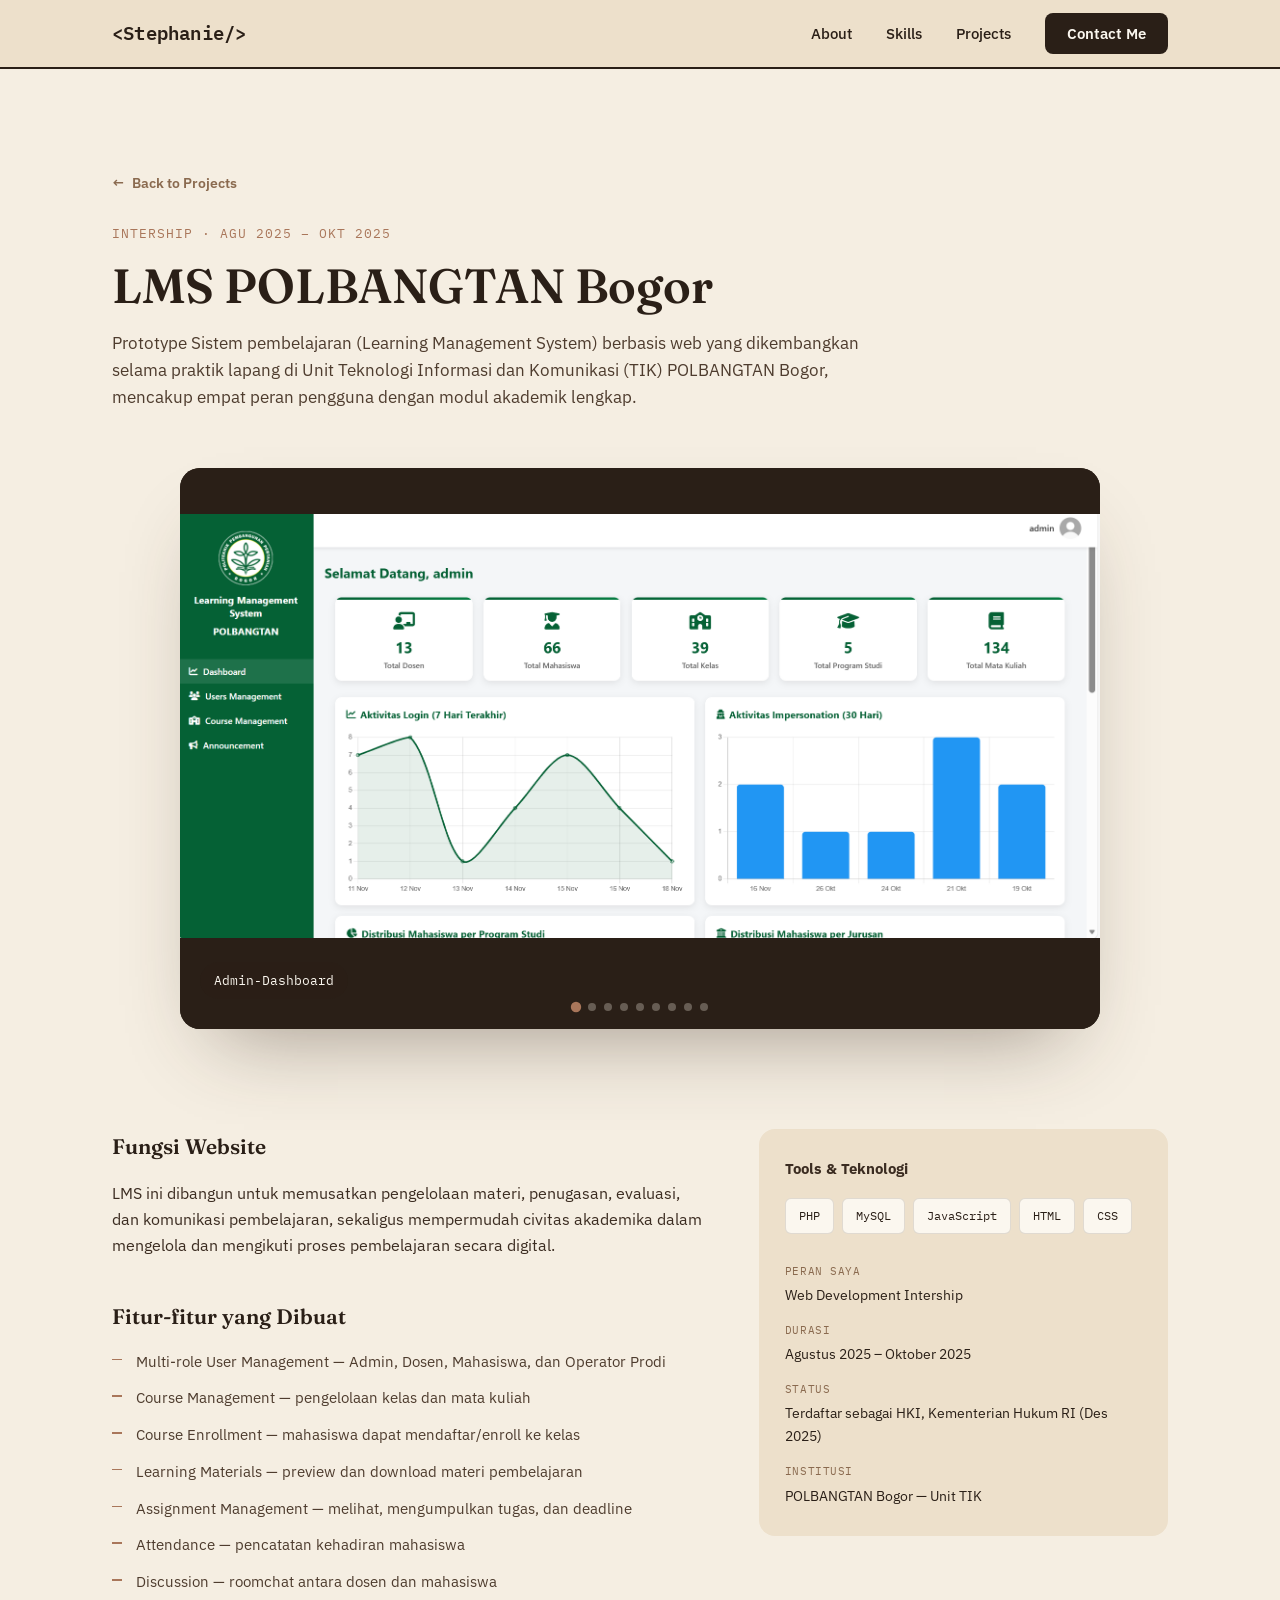
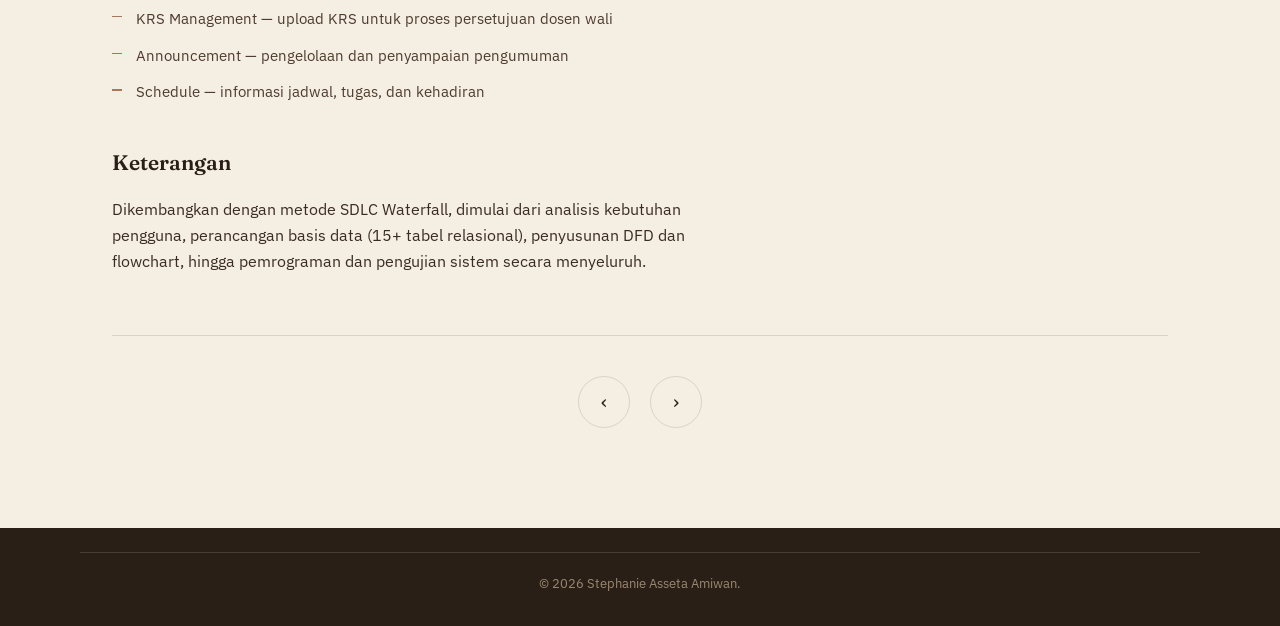
<file: project-lms.html>
<!doctype html>
<html lang="id">
  <head>
    <meta charset="UTF-8" />
    <meta name="viewport" content="width=device-width, initial-scale=1.0" />
    <title>LMS POLBANGTAN Bogor | Stephanie Asseta Amiwan</title>
    <meta
      name="description"
      content="Detail proyek Learning Management System POLBANGTAN Bogor."
    />

    <link rel="preconnect" href="https://fonts.googleapis.com" />
    <link rel="preconnect" href="https://fonts.gstatic.com" crossorigin />
    <link
      href="https://fonts.googleapis.com/css2?family=Fraunces:ital,opsz,wght@0,9..144,500;0,9..144,600;0,9..144,700;1,9..144,500&family=IBM+Plex+Sans:wght@400;500;600&family=IBM+Plex+Mono:wght@400;500&display=swap"
      rel="stylesheet"
    />
    <link rel="stylesheet" href="style.css" />
  </head>
  <body>
    <!-- ================= NAV ================= -->
    <nav class="nav" id="nav">
      <div class="nav-inner">
        <a href="index.html" class="nav-mark">&lt;Stephanie/&gt;</a>
        <button class="nav-toggle" id="navToggle" aria-label="Buka menu">
          <span></span><span></span><span></span>
        </button>
        <ul class="nav-links" id="navLinks">
          <li><a href="index.html#about">About</a></li>
          <li><a href="index.html#skills">Skills</a></li>
          <li><a href="index.html#projects">Projects</a></li>
          <li><a href="index.html#contact" class="nav-cta">Contact Me</a></li>
        </ul>
      </div>
    </nav>

    <main>
      <section class="section">
        <div class="section-inner">
          <a href="index.html#projects" class="detail-back"
            ><span aria-hidden="true">←</span> Back to Projects</a
          >

          <div class="detail-header">
            <p class="detail-kicker">Intership · Agu 2025 – Okt 2025</p>
            <h1 class="detail-title">LMS POLBANGTAN Bogor</h1>
            <p class="detail-summary">
              Prototype Sistem pembelajaran (Learning Management System)
              berbasis web yang dikembangkan selama praktik lapang di Unit
              Teknologi Informasi dan Komunikasi (TIK) POLBANGTAN Bogor,
              mencakup empat peran pengguna dengan modul akademik lengkap.
            </p>
          </div>

          <!-- ================= GALLERY ================= -->
          <div class="gallery">
            <div class="gallery-track" id="galleryTrack">
              <div class="gallery-slide active" data-caption="Admin-Dashboard">
                <img src="img/dashboard-adm.png" alt="Dashboard Admin LMS" />
              </div>

              <div class="gallery-slide" data-caption="Admin-Users Management">
                <img src="img/user-admin.png" alt="Kelola users" />
              </div>

              <div class="gallery-slide" data-caption="Admin-Course Management">
                <img src="img/course-admin.png" alt="Kelola course" />
              </div>

              <div
                class="gallery-slide"
                data-caption="Admin-Announcement Management"
              >
                <img src="img/announce-admin.png" alt="Kelola pengumuman" />
              </div>

              <div
                class="gallery-slide"
                data-caption="Mahasiswa-Enrollment Course"
              >
                <img src="img/enroll-mh.png" alt="enroll LMS" />
              </div>

              <div class="gallery-slide" data-caption="Mahasiswa-Course">
                <img src="img/course-mh.png" alt="course LMS" />
              </div>

              <div class="gallery-slide" data-caption="Mahasiswa-Materi">
                <img src="img/materi-mh.png" alt="Materi LMS" />
              </div>

              <div class="gallery-slide" data-caption="Mahasiswa-Presensi">
                <img src="img/absen-mh.png" alt="presensi LMS" />
              </div>

              <div
                class="gallery-slide"
                data-caption="Mahasiswa-Roomchat Diskusi"
              >
                <img src="img/chat-mh.png" alt="Diskusi LMS" />
              </div>
            </div>
            <button
              class="gallery-zone gallery-zone-prev"
              aria-label="Gambar sebelumnya"
            >
              <span class="gallery-arrow">‹</span>
            </button>

            <button
              class="gallery-zone gallery-zone-next"
              aria-label="Gambar berikutnya"
            >
              <span class="gallery-arrow">›</span>
            </button>

            <p class="gallery-caption">Dashboard Admin</p>

            <div class="gallery-dots"></div>
          </div>

          <!-- ================= CONTENT ================= -->
          <div class="detail-grid">
            <div>
              <div class="detail-block">
                <h3>Fungsi Website</h3>
                <p>
                  LMS ini dibangun untuk memusatkan pengelolaan materi,
                  penugasan, evaluasi, dan komunikasi pembelajaran, sekaligus
                  mempermudah civitas akademika dalam mengelola dan mengikuti
                  proses pembelajaran secara digital.
                </p>
              </div>

              <div class="detail-block">
                <h3>Fitur-fitur yang Dibuat</h3>
                <ul class="detail-feature-list">
                  <li>
                    Multi-role User Management — Admin, Dosen, Mahasiswa, dan
                    Operator Prodi
                  </li>
                  <li>Course Management — pengelolaan kelas dan mata kuliah</li>
                  <li>
                    Course Enrollment — mahasiswa dapat mendaftar/enroll ke
                    kelas
                  </li>
                  <li>
                    Learning Materials — preview dan download materi
                    pembelajaran
                  </li>
                  <li>
                    Assignment Management — melihat, mengumpulkan tugas, dan
                    deadline
                  </li>
                  <li>Attendance — pencatatan kehadiran mahasiswa</li>
                  <li>Discussion — roomchat antara dosen dan mahasiswa</li>
                  <li>
                    KRS Management — upload KRS untuk proses persetujuan dosen
                    wali
                  </li>
                  <li>Announcement — pengelolaan dan penyampaian pengumuman</li>
                  <li>Schedule — informasi jadwal, tugas, dan kehadiran</li>
                </ul>
              </div>

              <div class="detail-block">
                <h3>Keterangan</h3>
                <p>
                  Dikembangkan dengan metode SDLC Waterfall, dimulai dari
                  analisis kebutuhan pengguna, perancangan basis data (15+ tabel
                  relasional), penyusunan DFD dan flowchart, hingga pemrograman
                  dan pengujian sistem secara menyeluruh.
                </p>
              </div>
            </div>

            <aside class="detail-side">
              <h3>Tools &amp; Teknologi</h3>
              <div class="detail-tool-list">
                <span>PHP</span><span>MySQL</span><span>JavaScript</span
                ><span>HTML</span><span>CSS</span>
              </div>

              <div class="detail-meta">
                <div class="detail-meta-item">
                  <span>Peran Saya</span>
                  <p>Web Development Intership</p>
                </div>
                <div class="detail-meta-item">
                  <span>Durasi</span>
                  <p>Agustus 2025 – Oktober 2025</p>
                </div>
                <div class="detail-meta-item">
                  <span>Status</span>
                  <p>Terdaftar sebagai HKI, Kementerian Hukum RI (Des 2025)</p>
                </div>
                <div class="detail-meta-item">
                  <span>Institusi</span>
                  <p>POLBANGTAN Bogor — Unit TIK</p>
                </div>
              </div>
            </aside>
          </div>


<div class="detail-nav">
            <a href="project-taskly.html" class="detail-nav-link" aria-label="Proyek sebelumnya: Taskly">‹</a>
            <a href="project-tiktok.html" class="detail-nav-link" aria-label="Proyek selanjutnya: Prediksi Popularitas TikTok">›</a>
          </div>
        </div>
      </section>
    </main>
 

    <footer class="footer">
      <div class="section-inner footer-inner">
        <p>© 2026 Stephanie Asseta Amiwan.</p>
      </div>
    </footer>

    <script src="script.js"></script>
  </body>
</html>
</file>
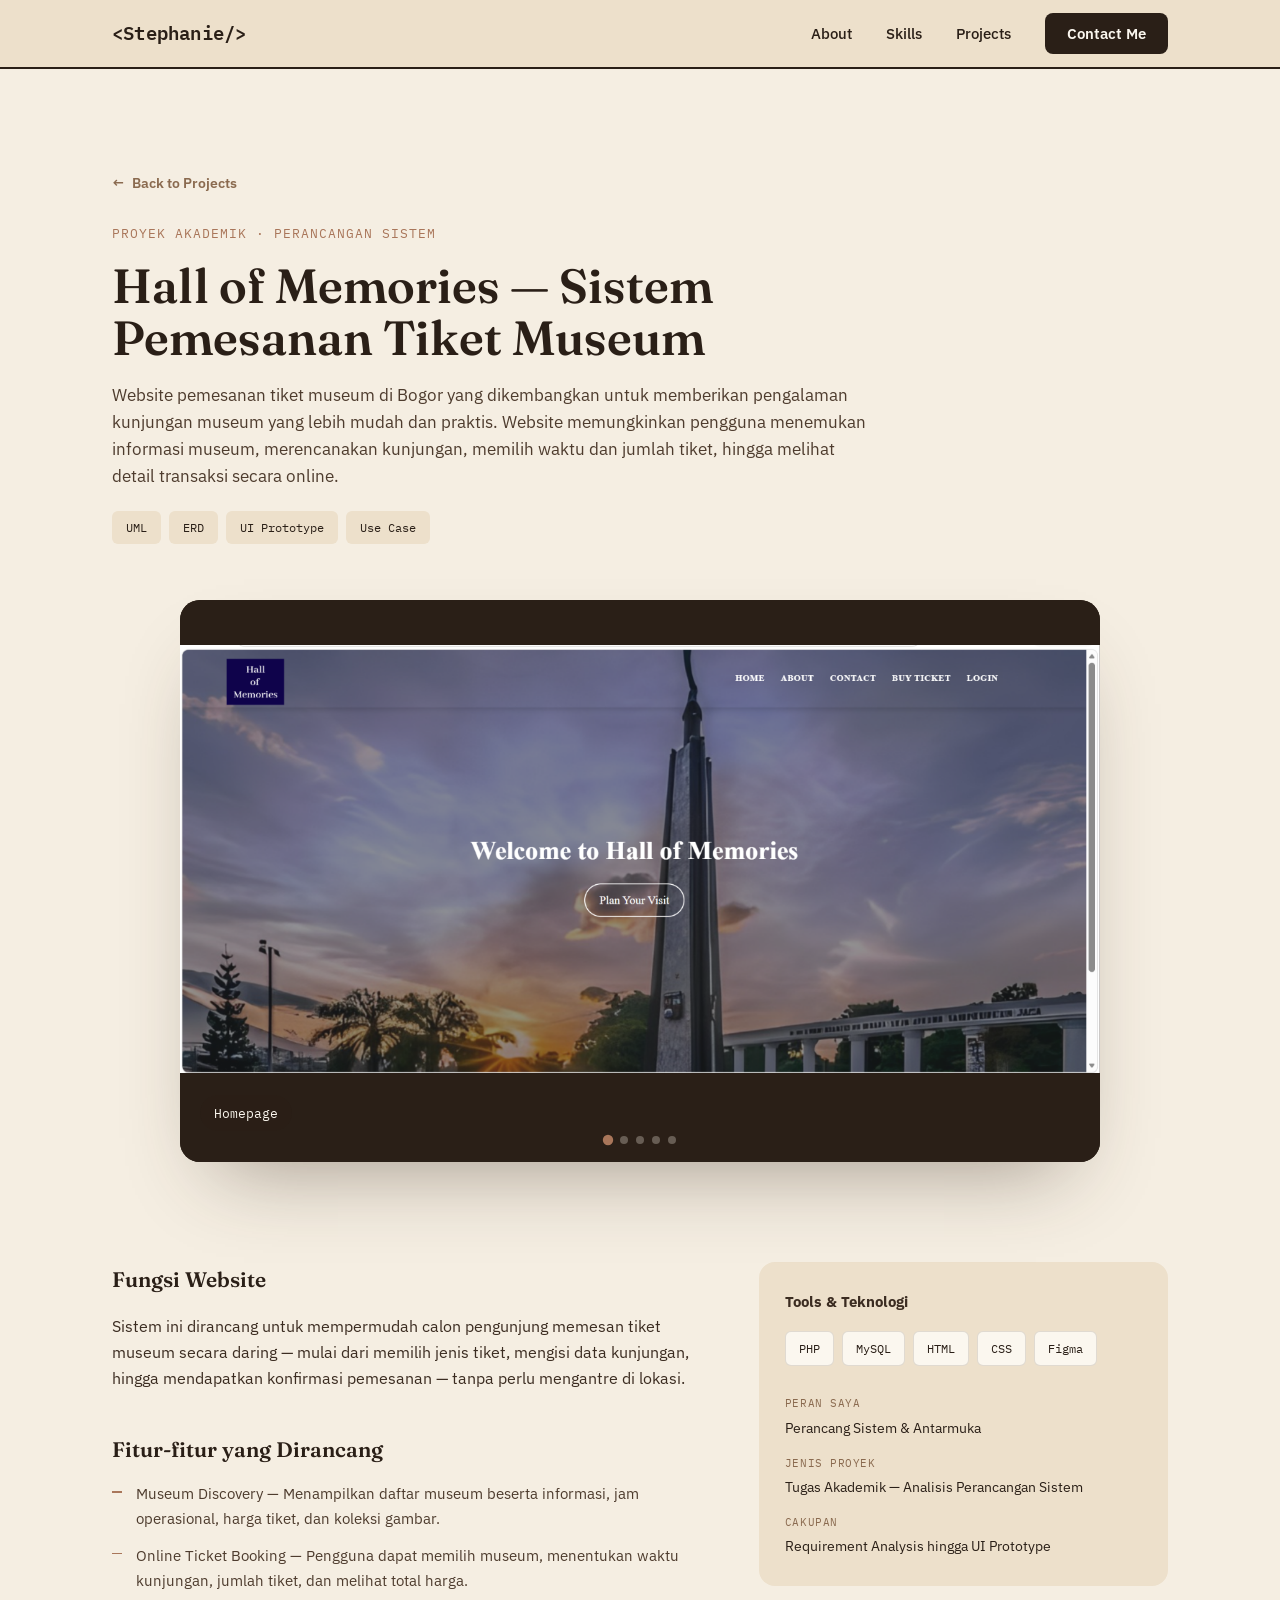
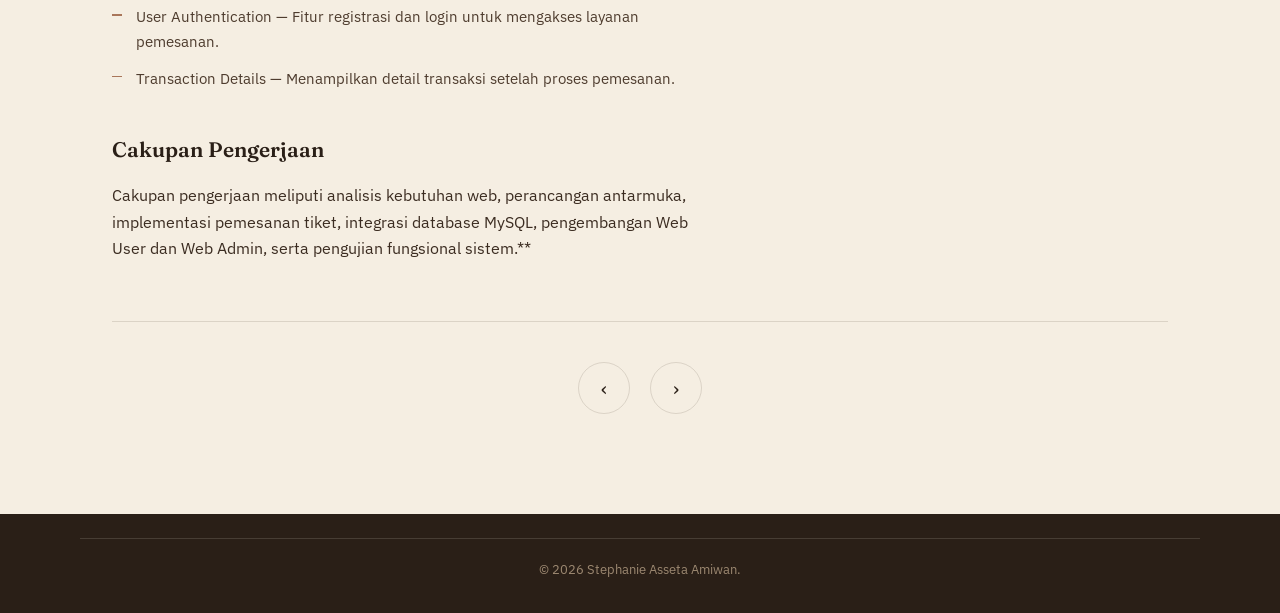
<file: project-museum.html>
<!DOCTYPE html>
<html lang="id">
<head>
<meta charset="UTF-8">
<meta name="viewport" content="width=device-width, initial-scale=1.0">
<title>Hall of Memories | Stephanie Asseta Amiwan</title>
<meta name="description" content="Detail proyek sistem pemesanan tiket museum Hall of Memories.">

<link rel="preconnect" href="https://fonts.googleapis.com">
<link rel="preconnect" href="https://fonts.gstatic.com" crossorigin>
<link href="https://fonts.googleapis.com/css2?family=Fraunces:ital,opsz,wght@0,9..144,500;0,9..144,600;0,9..144,700;1,9..144,500&family=IBM+Plex+Sans:wght@400;500;600&family=IBM+Plex+Mono:wght@400;500&display=swap" rel="stylesheet">
<link rel="stylesheet" href="style.css">
</head>
<body>

<!-- ================= NAV ================= -->
<nav class="nav" id="nav">
  <div class="nav-inner">
    <a href="index.html" class="nav-mark">&lt;Stephanie/&gt;</a>
    <button class="nav-toggle" id="navToggle" aria-label="Buka menu">
      <span></span><span></span><span></span>
    </button>
    <ul class="nav-links" id="navLinks">
      <li><a href="index.html#about">About</a></li>
      <li><a href="index.html#skills">Skills</a></li>
      <li><a href="index.html#projects">Projects</a></li>
      <li><a href="index.html#contact" class="nav-cta">Contact Me</a></li>
    </ul>
  </div>
</nav>

<main>
<section class="section">
  <div class="section-inner">

    <a href="index.html#projects" class="detail-back"><span aria-hidden="true">←</span> Back to Projects</a>

    <div class="detail-header">
      <p class="detail-kicker">Proyek Akademik · Perancangan Sistem</p>
      <h1 class="detail-title">Hall of Memories — Sistem Pemesanan Tiket Museum</h1>
      <p class="detail-summary">
        Website pemesanan tiket museum di Bogor yang dikembangkan untuk memberikan pengalaman kunjungan museum yang lebih mudah dan praktis. Website memungkinkan pengguna menemukan informasi museum, merencanakan kunjungan, memilih waktu dan jumlah tiket, hingga melihat detail transaksi secara online.
      </p>
      <div class="detail-tags">
        <span>UML</span><span>ERD</span><span>UI Prototype</span><span>Use Case</span>
      </div>
    </div>

    <!-- ================= GALLERY ================= -->
    <div class="gallery">
      <div class="gallery-track" id="galleryTrack">

        <div class="gallery-slide active" data-caption="Homepage">
          <img src="img/home-ms.png" alt="Homepage">
        </div>

        <div class="gallery-slide" data-caption="List Museum">
          <img src="img/plan-ms.png" alt="List Museum">
        </div>

        <div class="gallery-slide" data-caption="Detail Museum: Cover">
          <img src="img/detail1-ms.png" alt="Detail Museum: Cover">
        </div>
        <div class="gallery-slide" data-caption="Detail Museum: Deskripsi">
          <img src="img/detail2-ms.png" alt="Detail Museum: Deskripsi">
        </div>
        <div class="gallery-slide" data-caption="Detail Museum: Gallery">
          <img src="img/detail3-ms.png" alt="Detail Museum: Gallery">
        </div>

      </div>

      <button class="gallery-zone gallery-zone-prev" aria-label="Gambar sebelumnya">
        <span class="gallery-arrow">‹</span>
      </button>
      <button class="gallery-zone gallery-zone-next" aria-label="Gambar berikutnya">
        <span class="gallery-arrow">›</span>
      </button>

      <p class="gallery-caption">Halaman Beranda Pemesanan</p>

      <div class="gallery-dots"></div>
    </div>

    <!-- ================= CONTENT ================= -->
    <div class="detail-grid">
      <div>
        <div class="detail-block">
          <h3>Fungsi Website</h3>
          <p>
            Sistem ini dirancang untuk mempermudah calon pengunjung memesan tiket museum
            secara daring — mulai dari memilih jenis tiket, mengisi data kunjungan, hingga
            mendapatkan konfirmasi pemesanan — tanpa perlu mengantre di lokasi.
          </p>
        </div>

        <div class="detail-block">
          <h3>Fitur-fitur yang Dirancang</h3>
          <ul class="detail-feature-list">
            <li>Museum Discovery — Menampilkan daftar museum beserta informasi, jam operasional, harga tiket, dan koleksi gambar.</li>
            <li>Online Ticket Booking — Pengguna dapat memilih museum, menentukan waktu kunjungan, jumlah tiket, dan melihat total harga.</li>
            <li>User Authentication — Fitur registrasi dan login untuk mengakses layanan pemesanan.</li>
            <li>Transaction Details — Menampilkan detail transaksi setelah proses pemesanan.</li>
            
          </ul>
        </div>

        <div class="detail-block">
          <h3>Cakupan Pengerjaan</h3>
          <p>
            Cakupan pengerjaan meliputi analisis kebutuhan web, perancangan antarmuka, implementasi pemesanan tiket, integrasi database MySQL, pengembangan Web User dan Web Admin, serta pengujian fungsional sistem.**

          </p>
        </div>
      </div>

      <aside class="detail-side">
        <h3>Tools &amp; Teknologi</h3>
        <div class="detail-tool-list">
          <span>PHP</span><span>MySQL</span><span>HTML</span><span>CSS</span><span>Figma</span>
        </div>

        <div class="detail-meta">
          <div class="detail-meta-item">
            <span>Peran Saya</span>
            <p>Perancang Sistem &amp; Antarmuka</p>
          </div>
          <div class="detail-meta-item">
            <span>Jenis Proyek</span>
            <p>Tugas Akademik — Analisis Perancangan Sistem</p>
          </div>
          <div class="detail-meta-item">
            <span>Cakupan</span>
            <p>Requirement Analysis hingga UI Prototype</p>
          </div>
        </div>
      </aside>
    </div>


    <div class="detail-nav">
      <a href="project-tiktok.html" class="detail-nav-link" aria-label="Proyek sebelumnya: Prediksi Popularitas TikTok">‹</a>
      <a href="project-taskly.html" class="detail-nav-link" aria-label="Proyek selanjutnya: Taskly">›</a>
    </div>
 
  </div>
</section>
</main>
 

<footer class="footer">
  <div class="section-inner footer-inner">
    <p>© 2026 Stephanie Asseta Amiwan.</p>
  </div>
</footer>

<script src="script.js"></script>
</body>
</html>
</file>
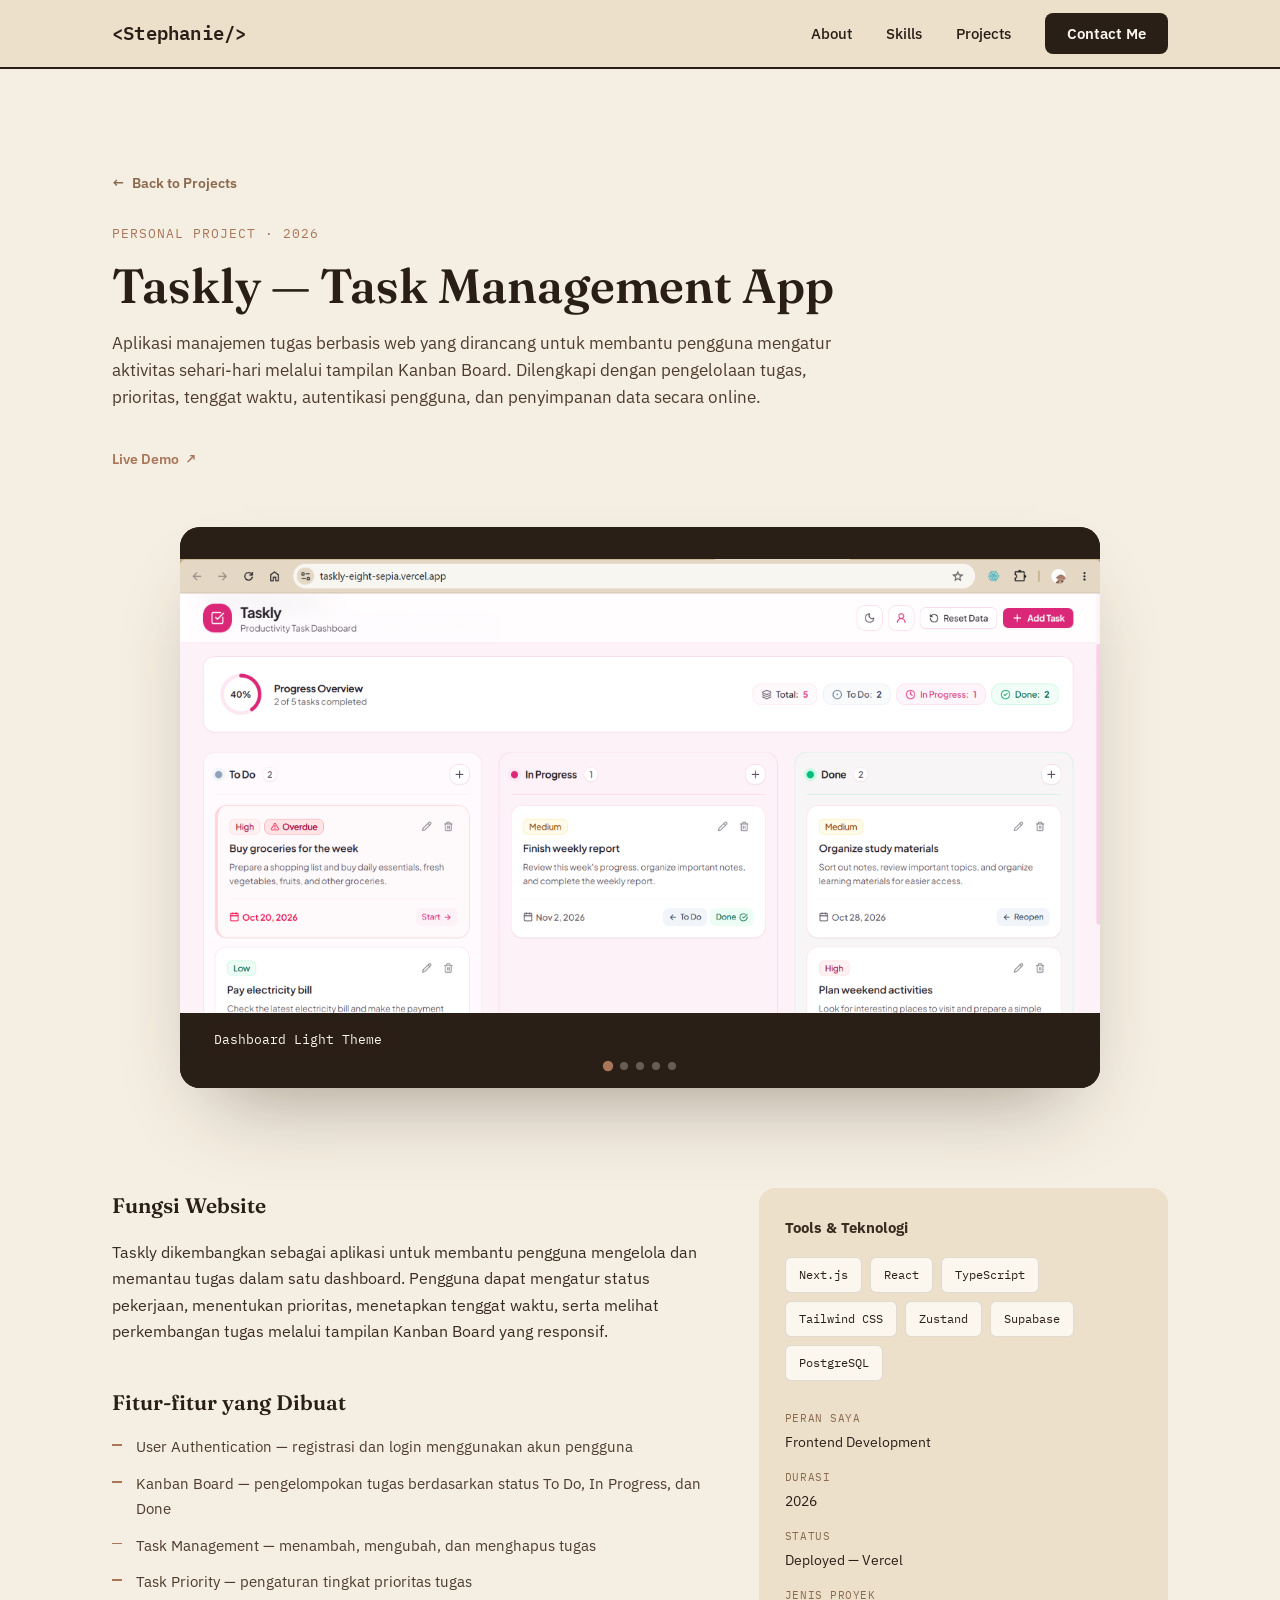
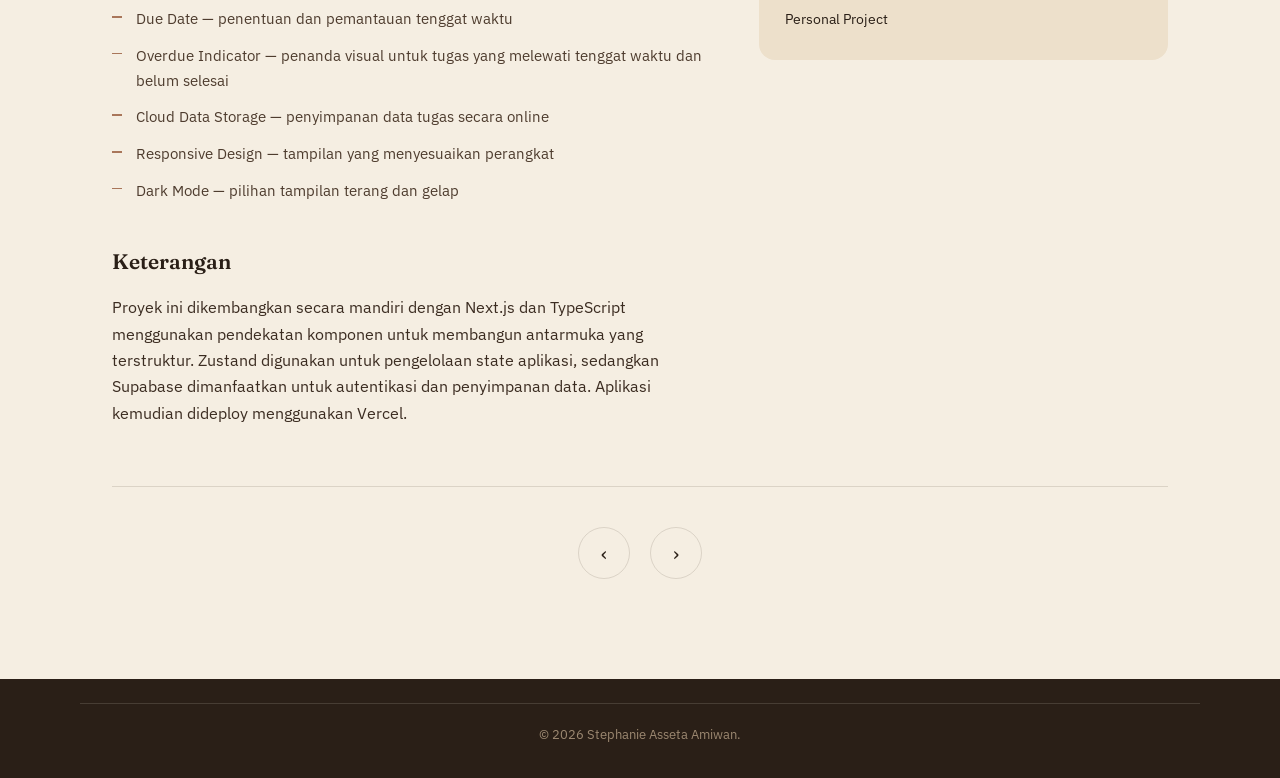
<file: project-taskly.html>
<!doctype html>
<html lang="id">
  <head>
    <meta charset="UTF-8" />
    <meta name="viewport" content="width=device-width, initial-scale=1.0" />
    <title>Taskly | Stephanie Asseta Amiwan</title>
    <meta
      name="description"
      content="Detail proyek Taskly, aplikasi manajemen tugas berbasis web."
    />

    <link rel="preconnect" href="https://fonts.googleapis.com" />
    <link rel="preconnect" href="https://fonts.gstatic.com" crossorigin />
    <link
      href="https://fonts.googleapis.com/css2?family=Fraunces:ital,opsz,wght@0,9..144,500;0,9..144,600;0,9..144,700;1,9..144,500&family=IBM+Plex+Sans:wght@400;500;600&family=IBM+Plex+Mono:wght@400;500&display=swap"
      rel="stylesheet"
    />
    <link rel="stylesheet" href="style.css" />
  </head>

  <body>
    <!-- ================= NAV ================= -->
    <nav class="nav" id="nav">
      <div class="nav-inner">
        <a href="index.html" class="nav-mark">&lt;Stephanie/&gt;</a>

        <button class="nav-toggle" id="navToggle" aria-label="Buka menu">
          <span></span><span></span><span></span>
        </button>

        <ul class="nav-links" id="navLinks">
          <li><a href="index.html#about">About</a></li>
          <li><a href="index.html#skills">Skills</a></li>
          <li><a href="index.html#projects">Projects</a></li>
          <li><a href="index.html#contact" class="nav-cta">Contact Me</a></li>
        </ul>
      </div>
    </nav>

    <main>
      <section class="section">
        <div class="section-inner">
          <a href="index.html#projects" class="detail-back">
            <span aria-hidden="true">←</span> Back to Projects
          </a>

          <!-- ================= HEADER ================= -->
          <div class="detail-header">
            <p class="detail-kicker">Personal Project · 2026</p>

            <h1 class="detail-title">Taskly — Task Management App</h1>

            <p class="detail-summary">
              Aplikasi manajemen tugas berbasis web yang dirancang untuk
              membantu pengguna mengatur aktivitas sehari-hari melalui
              tampilan Kanban Board. Dilengkapi dengan pengelolaan tugas,
              prioritas, tenggat waktu, autentikasi pengguna, dan penyimpanan
              data secara online.
            </p>

            <div class="detail-actions">
              <a
                href="https://taskly-eight-sepia.vercel.app/"
                class="project-detail-link"
                target="_blank"
                rel="noopener noreferrer"
              >
                Live Demo <span aria-hidden="true">↗</span>
              </a>

             
            </div>
          </div>

          <!-- ================= GALLERY ================= -->
          <div class="gallery">
            <div class="gallery-track" id="galleryTrack">
              <div
                class="gallery-slide active"
                data-caption="Dashboard Light Theme"
              >
                <img
                  src="img/taskly-dashboard.png"
                  alt="Dashboard utama Taskly"
                />
              </div>
              <div
                class="gallery-slide"
                data-caption="Dashboard Dark Theme"
              >
                <img
                  src="img/taskly-dashboard 2.png"
                  alt="Dashboard utama Taskly"
                />
              </div>

              <div
                class="gallery-slide"
                data-caption="Dashboard — Kanban Board"
              >
                <img
                  src="img/taskly-kanban.png"
                  alt="Tampilan Kanban Board Taskly"
                />
              </div>

              <div
                class="gallery-slide"
                data-caption="Login — User Authentication"
              >
                <img
                  src="img/taskly-login.png"
                  alt="Halaman login Taskly"
                />
              </div>

              <div
                class="gallery-slide"
                data-caption="Register — Create Account"
              >
                <img
                  src="img/taskly-regist.png"
                  alt="Halaman registrasi Taskly"
                />
              </div>
            </div>

            <button
              class="gallery-zone gallery-zone-prev"
              aria-label="Gambar sebelumnya"
            >
              <span class="gallery-arrow">‹</span>
            </button>

            <button
              class="gallery-zone gallery-zone-next"
              aria-label="Gambar berikutnya"
            >
              <span class="gallery-arrow">›</span>
            </button>

            <p class="gallery-caption">Dashboard — Task Overview</p>

            <div class="gallery-dots"></div>
          </div>

          <!-- ================= CONTENT ================= -->
          <div class="detail-grid">
            <div>
              <div class="detail-block">
                <h3>Fungsi Website</h3>
                <p>
                  Taskly dikembangkan sebagai aplikasi untuk membantu pengguna
                  mengelola dan memantau tugas dalam satu dashboard. Pengguna
                  dapat mengatur status pekerjaan, menentukan prioritas,
                  menetapkan tenggat waktu, serta melihat perkembangan tugas
                  melalui tampilan Kanban Board yang responsif.
                </p>
              </div>

              <div class="detail-block">
                <h3>Fitur-fitur yang Dibuat</h3>
                <ul class="detail-feature-list">
                  <li>
                    User Authentication — registrasi dan login menggunakan
                    akun pengguna
                  </li>
                  <li>
                    Kanban Board — pengelompokan tugas berdasarkan status
                    To Do, In Progress, dan Done
                  </li>
                  <li>
                    Task Management — menambah, mengubah, dan menghapus tugas
                  </li>
                  <li>
                    Task Priority — pengaturan tingkat prioritas tugas
                  </li>
                  <li>
                    Due Date — penentuan dan pemantauan tenggat waktu
                  </li>
                  <li>
                    Overdue Indicator — penanda visual untuk tugas yang
                    melewati tenggat waktu dan belum selesai
                  </li>
                  <li>
                    Cloud Data Storage — penyimpanan data tugas secara online
                  </li>
                  <li>
                    Responsive Design — tampilan yang menyesuaikan perangkat
                  </li>
                  <li>
                    Dark Mode — pilihan tampilan terang dan gelap
                  </li>
                </ul>
              </div>

              <div class="detail-block">
                <h3>Keterangan</h3>
                <p>
                  Proyek ini dikembangkan secara mandiri dengan Next.js dan
                  TypeScript menggunakan pendekatan komponen untuk membangun
                  antarmuka yang terstruktur. Zustand digunakan untuk
                  pengelolaan state aplikasi, sedangkan Supabase dimanfaatkan
                  untuk autentikasi dan penyimpanan data. Aplikasi kemudian
                  dideploy menggunakan Vercel.
                </p>
              </div>
            </div>

            <aside class="detail-side">
              <h3>Tools &amp; Teknologi</h3>

              <div class="detail-tool-list">
                <span>Next.js</span>
                <span>React</span>
                <span>TypeScript</span>
                <span>Tailwind CSS</span>
                <span>Zustand</span>
                <span>Supabase</span>
                <span>PostgreSQL</span>
              </div>

              <div class="detail-meta">
                <div class="detail-meta-item">
                  <span>Peran Saya</span>
                  <p>Frontend Development</p>
                </div>

                <div class="detail-meta-item">
                  <span>Durasi</span>
                  <p>2026</p>
                </div>

                <div class="detail-meta-item">
                  <span>Status</span>
                  <p>Deployed — Vercel</p>
                </div>

                <div class="detail-meta-item">
                  <span>Jenis Proyek</span>
                  <p>Personal Project</p>
                </div>
              </div>
            </aside>
          </div>

          <!-- ================= PROJECT NAVIGATION ================= -->
          <div class="detail-nav">
            <a
              href="project-museum.html"
              class="detail-nav-link"
              aria-label="Proyek selanjutnya: Hall of Memories"
            >
              ‹
            </a>

            <a
              href="project-lms.html"
              class="detail-nav-link"
              aria-label="Proyek sebelumnya: LMS POLBANGTAN Bogor"
            >
              ›
            </a>
          </div>
        </div>
      </section>
    </main>

    <footer class="footer">
      <div class="section-inner footer-inner">
        <p>© 2026 Stephanie Asseta Amiwan.</p>
      </div>
    </footer>

    <script src="script.js"></script>
  </body>
</html>
</file>
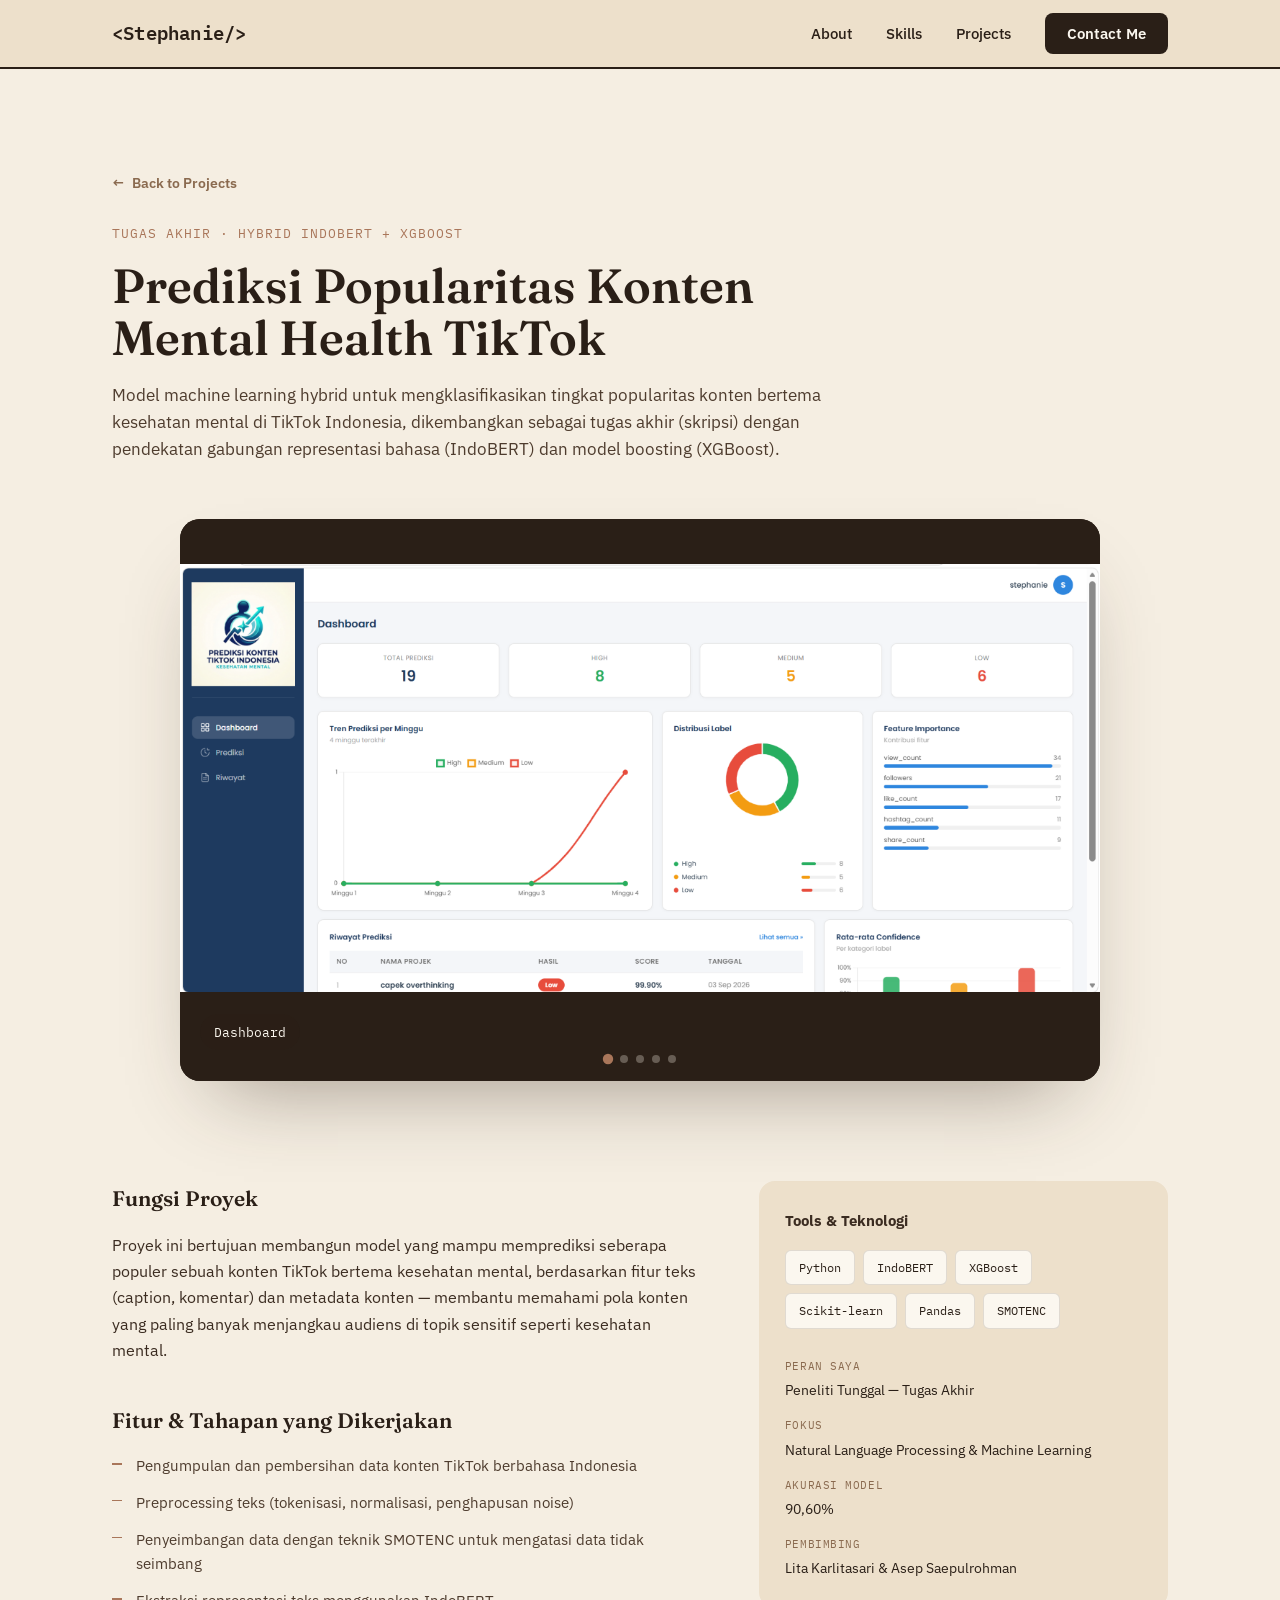
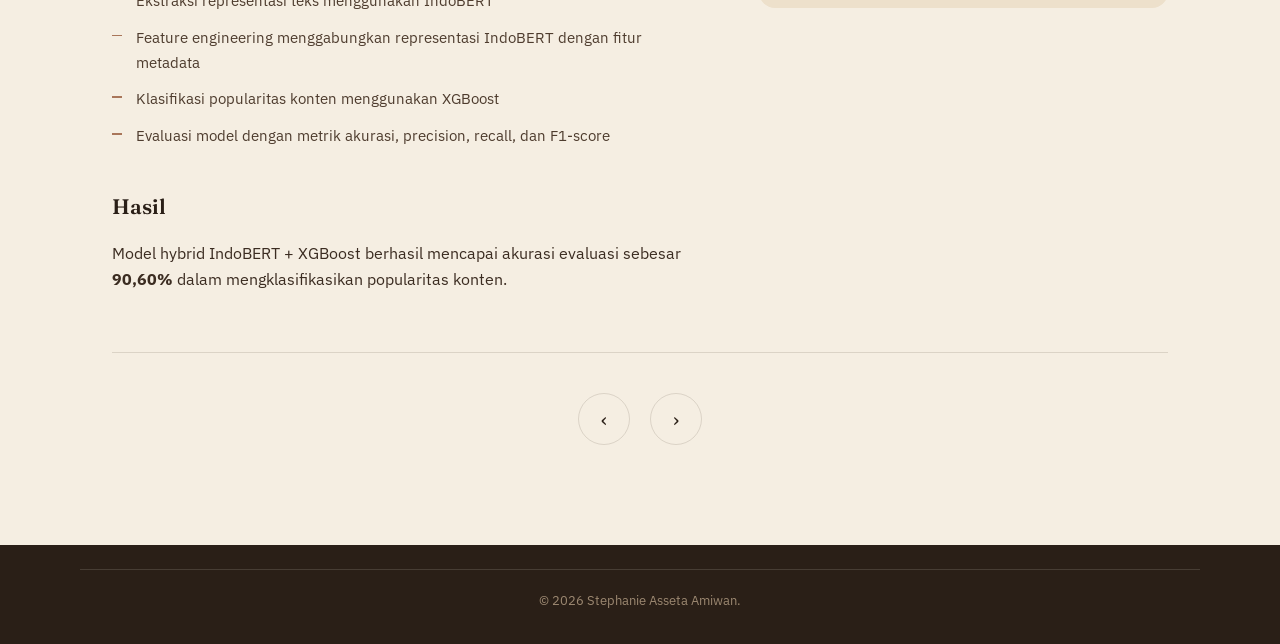
<file: project-tiktok.html>
<!DOCTYPE html>
<html lang="id">
<head>
<meta charset="UTF-8">
<meta name="viewport" content="width=device-width, initial-scale=1.0">
<title>Prediksi Popularitas TikTok | Stephanie Asseta Amiwan</title>
<meta name="description" content="Detail proyek prediksi popularitas konten mental health TikTok dengan IndoBERT + XGBoost.">

<link rel="preconnect" href="https://fonts.googleapis.com">
<link rel="preconnect" href="https://fonts.gstatic.com" crossorigin>
<link href="https://fonts.googleapis.com/css2?family=Fraunces:ital,opsz,wght@0,9..144,500;0,9..144,600;0,9..144,700;1,9..144,500&family=IBM+Plex+Sans:wght@400;500;600&family=IBM+Plex+Mono:wght@400;500&display=swap" rel="stylesheet">
<link rel="stylesheet" href="style.css">
</head>
<body>

<!-- ================= NAV ================= -->
<nav class="nav" id="nav">
  <div class="nav-inner">
    <a href="index.html" class="nav-mark">&lt;Stephanie/&gt;</a>
    <button class="nav-toggle" id="navToggle" aria-label="Buka menu">
      <span></span><span></span><span></span>
    </button>
    <ul class="nav-links" id="navLinks">
      <li><a href="index.html#about">About</a></li>
      <li><a href="index.html#skills">Skills</a></li>
      <li><a href="index.html#projects">Projects</a></li>
      <li><a href="index.html#contact" class="nav-cta">Contact Me</a></li>
    </ul>
  </div>
</nav>

<main>
<section class="section">
  <div class="section-inner">

    <a href="index.html#projects" class="detail-back"><span aria-hidden="true">←</span> Back to Projects</a>

    <div class="detail-header">
      <p class="detail-kicker">Tugas Akhir · Hybrid IndoBERT + XGBoost</p>
      <h1 class="detail-title">Prediksi Popularitas Konten Mental Health TikTok</h1>
      <p class="detail-summary">
        Model machine learning hybrid untuk mengklasifikasikan tingkat popularitas konten
        bertema kesehatan mental di TikTok Indonesia, dikembangkan sebagai tugas akhir
        (skripsi) dengan pendekatan gabungan representasi bahasa (IndoBERT) dan model
        boosting (XGBoost).
      </p>
    </div>

    <!-- ================= GALLERY ================= -->
    <div class="gallery">
      <div class="gallery-track" id="galleryTrack">

        <div class="gallery-slide active" data-caption="Dashboard">
          <img src="img/dashboard-tiktok.png" alt="Dashboard">
        </div>

        <div class="gallery-slide" data-caption="Form Prediksi">
          <img src="img/form1-tiktok.png" alt="Form Prediksi">
        </div>

        <div class="gallery-slide" data-caption="Scrapping Data">
          <img src="img/form2-tiktok.png" alt="Scrapping Data">
        </div>
        <div class="gallery-slide" data-caption="Result">
          <img src="img/hasil-tiktok.png" alt="Result">
        </div>
        <div class="gallery-slide" data-caption="History">
          <img src="img/riwayat-tiktok.png" alt="History">
        </div>

      </div>

      <button class="gallery-zone gallery-zone-prev" aria-label="Gambar sebelumnya">
        <span class="gallery-arrow">‹</span>
      </button>
      <button class="gallery-zone gallery-zone-next" aria-label="Gambar berikutnya">
        <span class="gallery-arrow">›</span>
      </button>

      <p class="gallery-caption">Dashboard Hasil Evaluasi Model</p>

      <div class="gallery-dots"></div>
    </div>

    <!-- ================= CONTENT ================= -->
    <div class="detail-grid">
      <div>
        <div class="detail-block">
          <h3>Fungsi Proyek</h3>
          <p>
            Proyek ini bertujuan membangun model yang mampu memprediksi seberapa populer sebuah
            konten TikTok bertema kesehatan mental, berdasarkan fitur teks (caption, komentar)
            dan metadata konten — membantu memahami pola konten yang paling banyak menjangkau
            audiens di topik sensitif seperti kesehatan mental.
          </p>
        </div>

        <div class="detail-block">
          <h3>Fitur &amp; Tahapan yang Dikerjakan</h3>
          <ul class="detail-feature-list">
            <li>Pengumpulan dan pembersihan data konten TikTok berbahasa Indonesia</li>
            <li>Preprocessing teks (tokenisasi, normalisasi, penghapusan noise)</li>
            <li>Penyeimbangan data dengan teknik SMOTENC untuk mengatasi data tidak seimbang</li>
            <li>Ekstraksi representasi teks menggunakan IndoBERT</li>
            <li>Feature engineering menggabungkan representasi IndoBERT dengan fitur metadata</li>
            <li>Klasifikasi popularitas konten menggunakan XGBoost</li>
            <li>Evaluasi model dengan metrik akurasi, precision, recall, dan F1-score</li>
          </ul>
        </div>

        <div class="detail-block">
          <h3>Hasil</h3>
          <p>
            Model hybrid IndoBERT + XGBoost berhasil mencapai akurasi evaluasi sebesar
            <strong>90,60%</strong> dalam mengklasifikasikan popularitas konten.
          </p>
        </div>
      </div>

      <aside class="detail-side">
        <h3>Tools &amp; Teknologi</h3>
        <div class="detail-tool-list">
          <span>Python</span><span>IndoBERT</span><span>XGBoost</span><span>Scikit-learn</span><span>Pandas</span><span>SMOTENC</span>
        </div>

        <div class="detail-meta">
          <div class="detail-meta-item">
            <span>Peran Saya</span>
            <p>Peneliti Tunggal — Tugas Akhir</p>
          </div>
          <div class="detail-meta-item">
            <span>Fokus</span>
            <p>Natural Language Processing &amp; Machine Learning</p>
          </div>
          <div class="detail-meta-item">
            <span>Akurasi Model</span>
            <p>90,60%</p>
          </div>
          <div class="detail-meta-item">
            <span>Pembimbing</span>
            <p>Lita Karlitasari &amp; Asep Saepulrohman</p>
          </div>
        </div>
      </aside>
    </div>
    
    <div class="detail-nav">
      <a href="project-lms.html" class="detail-nav-link" aria-label="Proyek sebelumnya: LMS POLBANGTAN Bogor">‹</a>
      <a href="project-museum.html" class="detail-nav-link" aria-label="Proyek selanjutnya: Hall of Memories">›</a>
    </div>
 
  </div>
</section>
</main>

<footer class="footer">
  <div class="section-inner footer-inner">
    <p>© 2026 Stephanie Asseta Amiwan.</p>
  </div>
</footer>

<script src="script.js"></script>
</body>
</html>
</file>
<file: style.css>
/* =========================================================
   TOKENS
========================================================= */
:root{
  --cream:      #F5EEE2;
  --cream-2:    #FBF7EF;
  --paper:      #EDE0CB;
  --coffee:     #3B2C21;
  --coffee-2:   #2A1F17;
  --mocha:      #8A6A4F;
  --clay:       #A9765A;
  --line:       rgba(59,44,33,0.14);
  --line-dark:  rgba(245,238,226,0.14);

  --font-display: "Fraunces", serif;
  --font-body: "IBM Plex Sans", sans-serif;
  --font-mono: "IBM Plex Mono", monospace;
  --ease: cubic-bezier(.22,.61,.36,1);
}

*{box-sizing:border-box;}
html{scroll-behavior:smooth;}
@media (prefers-reduced-motion: reduce){
  html{scroll-behavior:auto;}
  *{animation-duration:0.001ms !important; transition-duration:0.001ms !important;}
}

body{
  margin:0; background:var(--cream); color:var(--coffee);
  font-family:var(--font-body); font-size:16px; line-height:1.65;
  -webkit-font-smoothing:antialiased;
}
a{color:inherit;text-decoration:none;}
ul{list-style:none;margin:0;padding:0;}
::selection{background:var(--clay);color:var(--cream-2);}
:focus-visible{ outline:2px solid var(--clay); outline-offset:3px; }

.section-inner{ max-width:1120px; margin:0 auto; padding:0 32px; }
.center{ text-align:center; margin-left:auto; margin-right:auto; }

/* =========================================================
   NAV
========================================================= */
.nav{
  position:sticky; top:0; left:0; right:0; z-index:50;
  background:var(--paper);
  border-bottom:2px solid var(--coffee-2);
}
.nav-inner{
  max-width:1120px; margin:0 auto; padding:18px 32px;
  display:flex; align-items:center; justify-content:space-between;
}
.nav-mark{
  font-family:var(--font-mono); font-weight:600; font-size:19px;
  letter-spacing:0.01em; color:var(--coffee-2);
}
.nav-links{ display:flex; gap:34px; align-items:center; }
.nav-links a{
  font-size:15px; font-weight:500; color:var(--coffee-2);
  position:relative; padding-bottom:4px;
}
.nav-links a::after{
  content:""; position:absolute; left:0; bottom:0; width:0; height:2px;
  background:var(--clay); transition:width .25s var(--ease);
}
.nav-links a:hover::after{ width:100%; }
.nav-cta{
  padding:11px 22px !important; background:var(--coffee-2); color:var(--cream-2) !important;
  border-radius:8px; font-weight:600 !important;
}
.nav-cta::after{ display:none; }
.nav-cta:hover{ background:var(--clay); }

.nav-toggle{ display:none; flex-direction:column; gap:5px; background:none; border:none; cursor:pointer; padding:6px; }
.nav-toggle span{ width:22px; height:2px; background:var(--coffee-2); display:block; }

/* =========================================================
   INTRO / WELCOME OVERLAY
========================================================= */
.intro{
  position:fixed; inset:0; z-index:200;
  background:radial-gradient(circle at 50% 40%, #4A3728 0%, #2A1F17 70%);
  display:flex; flex-direction:column; align-items:center; justify-content:center;
  gap:18px; text-align:center; padding:24px;
  animation: introOut .7s var(--ease) 2.6s forwards;
}
.intro.no-anim{ animation:none; display:none; }
.intro-icons{ display:flex; gap:22px; margin-bottom:6px; }
.intro-icon{
  width:52px; height:52px; border-radius:50%;
  border:1px solid rgba(245,238,226,0.35);
  display:flex; align-items:center; justify-content:center;
  color:var(--cream-2); opacity:0; transform:translateY(10px);
  animation: introIconIn .6s var(--ease) forwards;
}
.intro-icon svg{ width:22px; height:22px; }
.intro-icon:nth-child(1){ animation-delay:.15s; }
.intro-icon:nth-child(2){ animation-delay:.3s; }
.intro-icon:nth-child(3){ animation-delay:.45s; }
@keyframes introIconIn{ to{ opacity:1; transform:translateY(0); } }

.intro-label{
  font-family:var(--font-mono); font-size:13px; letter-spacing:0.1em; text-transform:uppercase;
  color:#CBB89D; margin:0; opacity:0; animation: introTextIn .6s var(--ease) .55s forwards;
}
.intro-title{
  font-family:var(--font-display); font-weight:600;
  font-size:clamp(32px,6vw,52px); color:var(--cream-2); margin:0;
  opacity:0; animation: introTextIn .6s var(--ease) .7s forwards;
}
.intro-title em{ font-style:italic; color:var(--clay); font-weight:500; }
.intro-url{
  font-family:var(--font-mono); font-size:12.5px; color:var(--clay);
  margin:0; opacity:0; animation: introTextIn .6s var(--ease) .9s forwards;
}
@keyframes introTextIn{ to{ opacity:1; } }

.intro-bar{
  width:180px; height:2px; background:rgba(245,238,226,0.15); border-radius:2px; overflow:hidden;
  margin-top:14px; opacity:0; animation: introTextIn .6s var(--ease) 1.05s forwards;
}
.intro-bar span{
  display:block; height:100%; width:0%; background:var(--clay);
  animation: introBar 1.6s var(--ease) 1.1s forwards;
}
@keyframes introBar{ to{ width:100%; } }

@keyframes introOut{
  to{ opacity:0; visibility:hidden; pointer-events:none; }
}
body.intro-active{ overflow:hidden; height:100vh; }

@media (prefers-reduced-motion: reduce){
  .intro{ display:none; }
}

/* =========================================================
   HERO SOCIAL ICONS
========================================================= */
.hero-socials{ display:flex; gap:14px; margin-top:28px; }
.social-icon{
  width:42px; height:42px; border-radius:50%;
  border:1px solid var(--line); color:var(--coffee-2);
  display:flex; align-items:center; justify-content:center;
  transition:all .25s var(--ease);
}
.social-icon svg{ width:18px; height:18px; }
.social-icon:hover{ background:var(--coffee-2); color:var(--cream-2); border-color:var(--coffee-2); transform:translateY(-3px); }
.hero{
  position:relative; padding:120px 0 100px; overflow:hidden;
}
.hero-glow{
  position:absolute; top:-200px; right:-160px; width:560px; height:560px;
  background:radial-gradient(circle, rgba(169,118,90,0.22) 0%, rgba(169,118,90,0) 70%);
  pointer-events:none; z-index:0;
}
.hero-inner{
  position:relative; z-index:1;
  max-width:1120px; margin:0 auto; padding:0 32px;
  display:grid; grid-template-columns:1.05fr 0.8fr; gap:64px; align-items:center;
}
.hero-eyebrow{
  display:flex; align-items:center; gap:14px;
  font-family:var(--font-mono); font-size:12.5px; letter-spacing:0.14em; text-transform:uppercase;
  color:var(--mocha); margin:0 0 26px;
}
.hero-eyebrow-line{ width:34px; height:1px; background:var(--clay); display:inline-block; }
.hero-title{
  font-family:var(--font-display); font-weight:600;
  font-size:clamp(42px,5.6vw,64px); line-height:1.04; letter-spacing:-0.015em;
  margin:0 0 22px; color:var(--coffee-2);
}
.hero-title em{ font-style:italic; font-weight:500; color:var(--clay); }
.hero-role{ font-size:22px; font-weight:400; margin:0 0 12px; color:var(--coffee-2); font-family:var(--font-display); }
.accent{ color:var(--clay); font-weight:600; }
.hero-tagline{ font-style:italic; font-size:16px; color:var(--mocha); margin:0 0 36px; }

.hero-actions{ display:flex; align-items:center; gap:16px; flex-wrap:wrap; }
.btn{
  display:inline-flex; align-items:center; gap:10px;
  font-family:var(--font-body); font-weight:600; font-size:15px;
  padding:15px 30px; border-radius:100px;
  transition:all .3s var(--ease);
}
.btn span{ transition:transform .25s var(--ease); }
.btn:hover span{ transform:translateY(2px); }
.btn-primary{
  background:var(--coffee-2); color:var(--cream-2);
  box-shadow:0 16px 32px -16px rgba(59,44,33,0.5);
}
.btn-primary:hover{ background:var(--clay); transform:translateY(-2px); box-shadow:0 20px 36px -16px rgba(169,118,90,0.55); }
.btn-outline{
  background:transparent; color:var(--coffee-2); border:1.5px solid var(--coffee-2);
}
.btn-outline:hover{ background:var(--coffee-2); color:var(--cream-2); transform:translateY(-2px); }

.hero-photo{ position:relative; padding:20px 10px 10px; }
.hero-blob{
  position:absolute; border-radius:50%; filter:blur(38px);
  z-index:0; opacity:0.75;
}
.hero-blob-1{
  width:240px; height:240px; top:-60px; right:-50px;
  background:radial-gradient(circle, #C99A78 0%, #A9765A 55%, transparent 75%);
}
.hero-blob-2{
  width:210px; height:210px; bottom:-30px; left:-50px;
  background:radial-gradient(circle, #6B4E36 0%, #3B2C21 60%, transparent 78%);
  opacity:0.55;
}
.hero-blob-3{
  width:150px; height:150px; top:40%; right:-20px;
  background:radial-gradient(circle, #E4C9A8 0%, #C99A78 55%, transparent 75%);
  opacity:0.5; filter:blur(30px);
}

.hero-ring{
  position:absolute; z-index:0;
  top:6%; left:8%; width:78%; height:88%;
  border:1.5px dashed rgba(169,118,90,0.4);
  border-radius:48% 52% 55% 45% / 55% 48% 52% 45%;
  animation: heroRingSpin 26s linear infinite;
}
@keyframes heroRingSpin{ to{ transform:rotate(360deg); } }

.hero-sparkle{
  position:absolute; z-index:2; width:22px; height:22px; color:var(--clay);
  animation: sparkleTwinkle 2.4s ease-in-out infinite;
}
.hero-sparkle-1{ top:8%; left:2%; animation-delay:0s; }
.hero-sparkle-2{ bottom:12%; right:4%; width:16px; height:16px; animation-delay:1.1s; }
@keyframes sparkleTwinkle{
  0%, 100%{ opacity:0.35; transform:scale(0.85) rotate(0deg); }
  50%{ opacity:1; transform:scale(1.1) rotate(15deg); }
}

.hero-photo-cutout{
  position:relative; z-index:1;
}
.hero-photo-cutout img{
  width:100%; display:block;
  /* drop-shadow mengikuti siluet gambar (bukan kotak) — hanya terlihat rapi jika PNG-nya transparan */
  filter:drop-shadow(0 30px 34px rgba(42,31,23,0.38));
}
.hero-ground{
  position:absolute; z-index:0;
  left:50%; bottom:6%; transform:translateX(-50%);
  width:70%; height:26px; border-radius:50%;
  background:radial-gradient(ellipse, rgba(42,31,23,0.32) 0%, rgba(42,31,23,0) 72%);
  filter:blur(4px);
}

.hero-photo-placeholder{
  position:relative; z-index:1;
  aspect-ratio:3/4; border-radius:14px;
  background:linear-gradient(160deg, var(--mocha), var(--coffee-2) 75%);
  display:flex; flex-direction:column; align-items:center; justify-content:center; gap:16px;
  color:var(--cream-2); text-align:center; padding:24px;
  filter:drop-shadow(0 30px 34px rgba(42,31,23,0.38));
}
.hero-photo-placeholder span{
  font-family:var(--font-display); font-size:52px; font-weight:600;
  width:96px; height:96px; border-radius:50%; border:1.5px solid rgba(245,238,226,0.6);
  display:flex; align-items:center; justify-content:center;
}
.hero-photo-placeholder p{ font-size:12px; opacity:0.75; margin:0; line-height:1.6; }
.hero-photo-placeholder code{ background:rgba(255,255,255,0.15); padding:1px 6px; border-radius:4px; }

.hero-badge{
  position:absolute; left:-4px; bottom:6px; z-index:2;
  display:flex; align-items:center; gap:10px;
  background:var(--cream-2); border:1px solid var(--line);
  padding:12px 18px; border-radius:100px;
  font-size:13px; font-weight:600; color:var(--coffee-2);
  box-shadow:0 16px 32px -16px rgba(59,44,33,0.3);
}
.hero-badge-dot{
  width:8px; height:8px; border-radius:50%; background:#5C8A5C;
  box-shadow:0 0 0 0 rgba(92,138,92,0.5);
  animation:heroping 2s ease-out infinite;
}
@keyframes heroping{
  0%{ box-shadow:0 0 0 0 rgba(92,138,92,0.45); }
  70%{ box-shadow:0 0 0 8px rgba(92,138,92,0); }
  100%{ box-shadow:0 0 0 0 rgba(92,138,92,0); }
}

/* =========================================================
   SECTIONS shared
========================================================= */
.section{ padding:100px 0; }
.section-alt{ background:var(--paper); }
.section-dark{ background:var(--coffee-2); color:var(--cream); }
.section-title{
  font-family:var(--font-display); font-weight:700;
  font-size:clamp(30px,4vw,40px); margin:0 0 20px; color:var(--coffee-2);
}
.section-title-light{ color:var(--cream-2); }
.section-desc{
  font-size:16px; color:#5A4735; max-width:680px; margin:0 auto 56px;
}
.section-desc-light{ color:#CBB89D; }

/* =========================================================
   ABOUT
========================================================= */
.about-grid{
  display:grid; grid-template-columns:0.75fr 1.25fr; gap:64px; align-items:center;
}
.about-photo{ position:relative; padding:16px 16px 16px 36px; }

/* Shape organik solid besar di belakang foto — pengganti kartu angka pencapaian di referensi */
.about-shape{
  position:absolute; z-index:0;
  top:4%; left:14%; width:82%; height:92%;
  background:linear-gradient(155deg, var(--clay) 0%, var(--coffee-2) 100%);
  border-radius:42% 58% 63% 37% / 46% 40% 60% 54%;
}

/* Pola titik dekoratif pojok kiri-atas, seperti di referensi */
.about-dots{
  position:absolute; z-index:2; top:-6px; left:-6px;
  width:72px; height:72px;
  background-image:radial-gradient(var(--clay) 1.6px, transparent 1.6px);
  background-size:12px 12px;
  opacity:0.55;
}

/* Ring putus-putus mengelilingi foto */
.about-photo-ring{
  position:absolute; z-index:1;
  top:0%; left:10%; width:86%; height:98%;
  border:1.5px dashed rgba(169,118,90,0.45);
  border-radius:46% 54% 58% 42% / 50% 44% 56% 50%;
  animation: heroRingSpin 30s linear infinite;
}

.about-blob{
  position:absolute; border-radius:50%; filter:blur(34px);
  z-index:0; opacity:0.6;
}
.about-blob-1{
  width:180px; height:180px; top:-30px; left:-10px;
  background:radial-gradient(circle, #C99A78 0%, #A9765A 55%, transparent 75%);
}
.about-blob-2{
  width:150px; height:150px; bottom:-20px; right:-20px;
  background:radial-gradient(circle, #6B4E36 0%, #3B2C21 60%, transparent 78%);
  opacity:0.45;
}
.about-photo img{
  position:relative; z-index:1; width:100%; display:block;
  filter:drop-shadow(0 26px 28px rgba(42,31,23,0.35));
}
.about-sparkle{
  position:absolute; z-index:2; width:18px; height:18px; color:var(--clay);
  animation: sparkleTwinkle 2.6s ease-in-out infinite;
}
.about-sparkle-1{ top:4%; right:2%; }
.about-sparkle-2{ bottom:8%; left:0%; width:14px; height:14px; animation-delay:1.2s; }
.about-badge{
  position:absolute; z-index:2; left:50%; bottom:-6px; transform:translateX(-50%);
  display:flex; align-items:center; gap:8px;
  background:var(--cream-2); border:1px solid var(--line);
  padding:10px 16px; border-radius:100px;
  font-size:12.5px; font-weight:600; color:var(--coffee-2);
  box-shadow:0 14px 28px -14px rgba(59,44,33,0.3);
  white-space:nowrap;
}
.about-badge-dot{ width:7px; height:7px; border-radius:50%; background:var(--clay); }
.about-photo-placeholder{
  position:relative; z-index:1;
  aspect-ratio:3/4; border-radius:16px;
  background:linear-gradient(155deg, var(--clay), var(--coffee-2));
  display:flex; flex-direction:column; align-items:center; justify-content:center; gap:14px;
  color:var(--cream-2); text-align:center; padding:20px;
  filter:drop-shadow(0 26px 28px rgba(42,31,23,0.35));
}
.about-photo-placeholder span{
  font-family:var(--font-display); font-size:48px; font-weight:700;
  width:80px; height:80px; border-radius:50%; border:1.5px solid rgba(245,238,226,0.6);
  display:flex; align-items:center; justify-content:center;
}
.about-photo-placeholder p{ font-size:11.5px; opacity:0.8; margin:0; line-height:1.6; }
.about-photo-placeholder code{ background:rgba(255,255,255,0.15); padding:1px 5px; border-radius:4px; }
.about-content p{ font-size:16px; color:#4E3C2E; margin:0 0 18px; }
.about-cards{
  display:grid; grid-template-columns:repeat(3,1fr); gap:16px; margin-top:32px;
}
.about-card{
  background:var(--paper); border-radius:14px; padding:22px 20px;
  border:1px solid var(--line);
}
.about-card h3{
  font-size:15px; margin:0 0 8px; color:var(--coffee-2); font-weight:700;
}
.about-card p{ font-size:13.5px; color:var(--mocha); margin:0; }

/* =========================================================
   SKILLS
========================================================= */
.tech-scroll-wrap{
  position:relative; display:flex; align-items:center; gap:12px;
  margin-bottom:80px;
}
.tech-scroll{
  display:flex; gap:20px; overflow-x:auto; scroll-behavior:smooth;
  scroll-snap-type:x proximity; padding:8px 4px 20px;
  -ms-overflow-style:none; scrollbar-width:none;
  -webkit-mask-image:linear-gradient(90deg, transparent, #000 3%, #000 97%, transparent);
  mask-image:linear-gradient(90deg, transparent, #000 3%, #000 97%, transparent);
}
.tech-scroll::-webkit-scrollbar{ display:none; }
.tech-item{
  flex:0 0 auto; scroll-snap-align:start;
  width:126px; display:flex; flex-direction:column; align-items:center; gap:14px;
  background:var(--cream-2); border:1px solid var(--line); border-radius:16px;
  padding:24px 12px;
  transition:transform .3s var(--ease), box-shadow .3s var(--ease), border-color .3s var(--ease);
}
.tech-item:hover{
  transform:translateY(-6px);
  box-shadow:0 20px 36px -20px rgba(59,44,33,0.28);
  border-color:var(--clay);
}
.tech-icon{
  width:52px; height:52px; display:flex; align-items:center; justify-content:center;
}
.tech-icon i{ font-size:44px; }
.tech-item span{ font-size:13.5px; font-weight:500; color:var(--coffee-2); text-align:center; }

.tech-nav{
  flex:0 0 auto; width:40px; height:40px; border-radius:50%;
  border:1px solid var(--line); background:var(--cream-2); color:var(--coffee-2);
  font-size:20px; line-height:1; cursor:pointer;
  display:flex; align-items:center; justify-content:center;
  transition:background .25s var(--ease), color .25s var(--ease), transform .2s var(--ease);
}
.tech-nav:hover{ background:var(--coffee-2); color:var(--cream-2); transform:scale(1.06); }
@media (max-width:640px){
  .tech-nav{ width:32px; height:32px; font-size:16px; flex-shrink:0; }
  .tech-scroll-wrap{ gap:6px; }
}

.what-i-do-title{ margin-top:20px; }
.offer-grid{ display:grid; grid-template-columns:repeat(3,1fr); gap:20px; }
.offer-card{
  background:var(--cream-2); border-radius:14px; padding:28px 24px; border:1px solid var(--line);
}
.offer-card h3{ font-size:17px; margin:0 0 10px; color:var(--coffee-2); }
.offer-card p{ font-size:14px; color:#5A4735; margin:0; }

/* =========================================================
   CERTIFICATIONS
========================================================= */
.cred-grid{ display:grid; grid-template-columns:repeat(3,1fr); gap:24px; }
.cred-card{
  background:var(--cream-2); border:1px solid var(--line); border-radius:16px;
  padding:30px 26px; transition:transform .3s var(--ease), box-shadow .3s var(--ease), border-color .3s var(--ease);
  cursor:pointer;
}
.cred-card:hover, .cred-card:focus-visible{
  transform:translateY(-5px); box-shadow:0 22px 40px -22px rgba(59,44,33,0.28);
  border-color:var(--clay);
}
.cred-cover{
  width:100%; height:120px; overflow:hidden;
  margin-bottom:18px;
  transition:transform .3s var(--ease);
  display:flex; align-items:center; justify-content:center;
}
.cred-card:hover .cred-cover{ transform:scale(1.02); }
.cred-cover img{
  max-width:100%; max-height:100%; width:auto; height:auto;
  object-fit:contain; display:block; border-radius:6px;
  box-shadow:0 10px 22px -10px rgba(59,44,33,0.4);
}
.cred-cover-placeholder{
  width:100%; height:100%; background:linear-gradient(160deg, var(--mocha), var(--coffee-2));
  display:flex; align-items:center; justify-content:center; padding:8px;
  border-radius:3px;
}
.cred-cover-landscape{ height:95px; }
.cred-cover-placeholder span{
  font-size:9px; line-height:1.5; color:var(--cream-2); text-align:center; opacity:0.85;
}
.cred-cover-placeholder code{ background:rgba(255,255,255,0.15); padding:0 3px; border-radius:3px; }
.cred-badge{
  display:inline-block; font-family:var(--font-mono); font-size:10.5px;
  text-transform:uppercase; letter-spacing:0.05em; color:var(--clay);
  background:var(--paper); padding:4px 10px; border-radius:100px;
  margin-bottom:12px;
}
.cred-card h3{
  font-family:var(--font-display); font-size:17px; font-weight:600; margin:0 0 8px; color:var(--coffee-2);
  line-height:1.32;
}
.cred-issuer{ font-size:13.5px; color:#5A4735; margin:0 0 4px; }
.cred-date{ font-family:var(--font-mono); font-size:12px; color:var(--mocha); margin:0; }

/* --- Certificate lightbox modal --- */
.cert-modal{
  position:fixed; inset:0; z-index:300;
  display:flex; align-items:center; justify-content:center;
  padding:24px; opacity:0; visibility:hidden;
  transition:opacity .3s var(--ease), visibility .3s var(--ease);
}
.cert-modal.open{ opacity:1; visibility:visible; }
.cert-modal-backdrop{
  position:absolute; inset:0; background:rgba(20,14,10,0.82); backdrop-filter:blur(4px);
}
.cert-modal-box{
  position:relative; z-index:1; background:var(--cream-2); border-radius:18px;
  padding:26px; max-width:640px; width:100%;
  transform:scale(0.96); transition:transform .3s var(--ease);
}
.cert-modal.open .cert-modal-box{ transform:scale(1); }
.cert-modal-close{
  position:absolute; top:16px; right:16px; z-index:2;
  width:36px; height:36px; border-radius:50%; border:1px solid var(--line);
  background:var(--cream-2); color:var(--coffee-2); font-size:15px; cursor:pointer;
  display:flex; align-items:center; justify-content:center;
  transition:background .25s var(--ease), color .25s var(--ease);
}
.cert-modal-close:hover{ background:var(--coffee-2); color:var(--cream-2); }
.cert-modal-title{
  font-family:var(--font-display); font-size:19px; font-weight:600; color:var(--coffee-2);
  margin:0 0 16px; padding-right:40px;
}
.cert-frame{
  position:relative; border-radius:12px; overflow:hidden;
  background:var(--paper); aspect-ratio:4/3;
  user-select:none; -webkit-user-select:none;
}
.cert-frame img{
  width:100%; height:100%; object-fit:contain; display:block;
  pointer-events:none; -webkit-user-drag:none; user-select:none;
}
.cert-shield{
  position:absolute; inset:0; z-index:3; background:transparent;
}
.cert-watermark{
  position:absolute; inset:0; z-index:2; pointer-events:none;
  display:flex; flex-direction:column; justify-content:space-evenly;
  transform:rotate(-28deg) scale(1.3);
  opacity:0.35;
}
.cert-watermark span{
  font-family:var(--font-mono); font-size:12px; letter-spacing:0.08em;
  color:var(--coffee-2); white-space:nowrap; text-align:center;
}
.cert-modal-note{
  font-size:12.5px; color:var(--mocha); text-align:center; margin:16px 0 0;
}
body.cert-modal-active{ overflow:hidden; }

/* =========================================================
   PROJECTS
========================================================= */
.project-grid{ display:grid; grid-template-columns:repeat(3,1fr); gap:24px; }
.project-card{
  background:var(--cream-2); border-radius:16px; overflow:hidden;
  border:1px solid var(--line);
  transition:transform .3s var(--ease), box-shadow .3s var(--ease);
}
.project-card:hover{ transform:translateY(-6px); box-shadow:0 24px 48px -24px rgba(59,44,33,0.3); }
.project-thumb{
  aspect-ratio:16/10; overflow:hidden; position:relative;
  display:block; cursor:pointer;
}
.project-thumb img{
  width:100%; height:100%;
  object-fit:cover;
  object-position:center;
  display:block;
}
.thumb-overlay{
  position:absolute; inset:0;
  background:rgba(42,31,23,0.7);
  color:var(--cream-2); font-family:var(--font-mono); font-size:14px; font-weight:500;
  display:flex; align-items:center; justify-content:center;
  opacity:0; transition:opacity .3s var(--ease);
}
.project-thumb:hover .thumb-overlay{ opacity:1; }
.thumb-mockup{ width:100%; height:100%; display:block; }
.thumb-lms, .thumb-tiktok, .thumb-museum{ background:var(--coffee-2); }
.project-detail-link{
  display:inline-flex; align-items:center; gap:6px;
  margin-top:16px; font-size:13.5px; font-weight:600; color:var(--clay);
}
.project-detail-link span{ transition:transform .25s var(--ease); }
.project-detail-link:hover span{ transform:translateX(4px); }
.project-body{ padding:22px 22px 26px; }
.project-body h3{ font-size:19px; margin:0 0 10px; color:var(--coffee-2); }
.project-body p{ font-size:14px; color:#5A4735; margin:0 0 18px; }
.project-tags{ display:flex; flex-wrap:wrap; gap:8px; }
.project-tags span{
  font-family:var(--font-mono); font-size:11.5px; color:var(--coffee-2);
  background:var(--paper); padding:6px 12px; border-radius:6px;
}

/* =========================================================
   CONTACT
========================================================= */
.contact-inner{ text-align:center; }
.contact-grid{
  display:grid; grid-template-columns:repeat(2,1fr); gap:1px;
  background:var(--line-dark); border:1px solid var(--line-dark); border-radius:16px; overflow:hidden;
  max-width:640px; margin:0 auto;
}
.contact-item{
  background:var(--coffee-2); padding:26px 28px; text-align:left;
  display:flex; flex-direction:column; gap:6px; transition:background .3s var(--ease);
}
.contact-item:hover{ background:#33251A; }
.contact-label{ font-family:var(--font-mono); font-size:11px; text-transform:uppercase; letter-spacing:0.05em; color:var(--clay); }
.contact-value{ font-size:15.5px; color:var(--cream-2); }

/* =========================================================
   FOOTER
========================================================= */
.footer{ background:var(--coffee-2); padding:24px 0 32px; }
.footer-inner{ border-top:1px solid var(--line-dark); padding-top:20px; text-align:center; }
.footer-inner p{ margin:0; font-size:13px; color:#9C8871; }

/* =========================================================
   RESPONSIVE
========================================================= */
@media (max-width:900px){
  .hero-inner{ grid-template-columns:1fr; }
  .hero-photo{ order:-1; max-width:300px; margin:0 auto 24px; }
  .hero-blob-1{ width:150px; height:150px; }
  .hero-blob-2{ width:130px; height:130px; }
  .hero-blob-3{ display:none; }
  .hero-sparkle{ display:none; }
  .hero-badge{ left:50%; transform:translateX(-50%); bottom:-18px; white-space:nowrap; }
  .about-grid{ grid-template-columns:1fr; gap:36px; }
  .about-photo{ max-width:260px; margin:0 auto; padding-left:16px; }
  .about-blob-1, .about-blob-2{ width:110px; height:110px; }
  .about-dots{ width:48px; height:48px; }
  .about-sparkle{ display:none; }
  .about-cards{ grid-template-columns:1fr; }
  .offer-grid{ grid-template-columns:1fr; }
  .project-grid{ grid-template-columns:1fr; }
  .cred-grid{ grid-template-columns:1fr; }
  .contact-grid{ grid-template-columns:1fr; }
  .thumb-overlay{
    opacity:1; inset:auto; top:auto; left:auto;
    right:14px; bottom:14px;
    background:rgba(42,31,23,0.75);
    font-size:12px; padding:8px 14px; border-radius:100px;
    width:auto; height:auto;
  }
}

/* =========================================================
   PROJECT DETAIL PAGE
========================================================= */
.detail-back{
  display:inline-flex; align-items:center; gap:8px;
  font-size:14px; font-weight:600; color:var(--mocha);
  margin-bottom:28px; transition:color .25s var(--ease);
}
.detail-back:hover{ color:var(--clay); }
.detail-back span{ transition:transform .25s var(--ease); }
.detail-back:hover span{ transform:translateX(-4px); }

.detail-header{ max-width:760px; margin-bottom:56px; }
.detail-kicker{
  font-family:var(--font-mono); font-size:12.5px; letter-spacing:0.08em; text-transform:uppercase;
  color:var(--clay); margin:0 0 16px;
}
.detail-title{
  font-family:var(--font-display); font-weight:600;
  font-size:clamp(32px,4.6vw,48px); line-height:1.08; color:var(--coffee-2);
  margin:0 0 18px;
}
.detail-summary{ font-size:16.5px; color:#4E3C2E; margin:0 0 20px; }
.detail-tags{ display:flex; flex-wrap:wrap; gap:8px; }
.detail-tags span{
  font-family:var(--font-mono); font-size:12px; color:var(--coffee-2);
  background:var(--paper); padding:7px 14px; border-radius:6px;
}

/* --- Gallery / carousel --- */
.gallery{
  position:relative; max-width:920px; margin:0 auto 100px;
  border-radius:20px; overflow:hidden;
  background:var(--coffee-2);
  box-shadow:0 40px 80px -36px rgba(59,44,33,0.45);
}
.gallery-track{ position:relative; aspect-ratio:16/9; background:var(--coffee-2); }
.gallery-slide{
  position:absolute; inset:0;
  opacity:0; visibility:hidden;
  transition:opacity .4s var(--ease);
}
.gallery-slide.active{ opacity:1; visibility:visible; }
.gallery-slide img{ width:100%; height:100%; object-fit:contain; display:block; }
.gallery-slide .thumb-mockup{ width:100%; height:100%; display:block; }

.gallery-zone{
  position:absolute; top:0; bottom:0; width:50%;
  display:flex; align-items:center; cursor:pointer;
  z-index:2; background:none; border:none; padding:0;
}
.gallery-zone-prev{ left:0; justify-content:flex-start; }
.gallery-zone-next{ right:0; justify-content:flex-end; }
.gallery-arrow{
  margin:0 18px; width:44px; height:44px; border-radius:50%;
  background:rgba(42,31,23,0.55); color:var(--cream-2);
  display:flex; align-items:center; justify-content:center;
  font-size:20px; opacity:0; transition:opacity .25s var(--ease), background .25s var(--ease);
}
.gallery-zone:hover .gallery-arrow{ opacity:1; }
.gallery-zone:hover .gallery-arrow:hover{ background:var(--clay); }

.gallery-caption{
  position:absolute; left:20px; bottom:18px; z-index:2;
  font-family:var(--font-mono); font-size:12.5px; color:var(--cream-2);
  background:rgba(42,31,23,0.6); padding:8px 14px; border-radius:100px;
  pointer-events:none;
}
.gallery-dots{
  display:flex; justify-content:center; gap:8px; padding:18px 0;
  background:var(--coffee-2);
}
.gallery-dot{
  width:8px; height:8px; border-radius:50%; background:rgba(245,238,226,0.3);
  border:none; cursor:pointer; padding:0; transition:background .25s var(--ease), transform .25s var(--ease);
}
.gallery-dot.active{ background:var(--clay); transform:scale(1.3); }

/* --- Detail content grid --- */
.detail-grid{
  display:grid; grid-template-columns:1.3fr 0.9fr; gap:56px; align-items:start;
}
.detail-block{ margin-bottom:40px; }
.detail-block h3{
  font-family:var(--font-display); font-size:21px; font-weight:600; color:var(--coffee-2);
  margin:0 0 16px;
}
.detail-feature-list{ display:flex; flex-direction:column; gap:12px; }
.detail-feature-list li{
  font-size:15px; color:#4E3C2E; padding-left:24px; position:relative;
}
.detail-feature-list li::before{
  content:""; position:absolute; left:0; top:9px; width:10px; height:1.5px; background:var(--clay);
}
.detail-side{
  background:var(--paper); border-radius:16px; padding:28px 26px;
}
.detail-side h3{ font-size:15px; margin:0 0 16px; }
.detail-tool-list{ display:flex; flex-wrap:wrap; gap:8px; margin-bottom:28px; }
.detail-tool-list span{
  font-family:var(--font-mono); font-size:12px; color:var(--coffee-2);
  background:var(--cream-2); border:1px solid var(--line); padding:7px 13px; border-radius:6px;
}
.detail-meta{ display:flex; flex-direction:column; gap:14px; }
.detail-meta-item span{
  display:block; font-family:var(--font-mono); font-size:11px; text-transform:uppercase;
  letter-spacing:0.05em; color:var(--mocha); margin-bottom:4px;
}
.detail-meta-item p{ margin:0; font-size:14px; color:var(--coffee-2); }

.detail-nav{
  border-top:1px solid var(--line); margin-top:20px; padding-top:40px;
  display:flex; align-items:center; justify-content:center; gap:20px;
}
.detail-nav-link{
  width:52px; height:52px; border-radius:50%;
  display:flex; align-items:center; justify-content:center;
  border:1px solid var(--line); color:var(--coffee-2); font-size:20px;
  transition:border-color .3s var(--ease), background .3s var(--ease), color .3s var(--ease), transform .3s var(--ease);
}
.detail-nav-link:hover{
  background:var(--coffee-2); color:var(--cream-2); border-color:var(--coffee-2);
  transform:translateY(-2px);
}

@media (max-width:820px){

  .detail-grid{ grid-template-columns:1fr; gap:12px; }
  .gallery-arrow{ opacity:1; }
}

@media (max-width:720px){
  .cert-modal-box{ padding:20px; }
  .intro-icons{ gap:14px; }
  .intro-icon{ width:44px; height:44px; }
  .nav-links{
    position:fixed; top:64px; left:0; right:0; bottom:0;
    background:var(--paper);
    flex-direction:column; align-items:flex-start; gap:0;
    padding:20px 32px; transform:translateX(100%);
    transition:transform .4s var(--ease); z-index:40;
  }
  .nav-links.open{ transform:translateX(0); }
  .nav-links li{ width:100%; border-bottom:1px solid var(--line); }
  .nav-links a{ padding:18px 0; width:100%; }
  .nav-cta{ margin-top:12px; text-align:center; }
  .nav-toggle{ display:flex; }

  .section{ padding:70px 0; }
}
</file>
